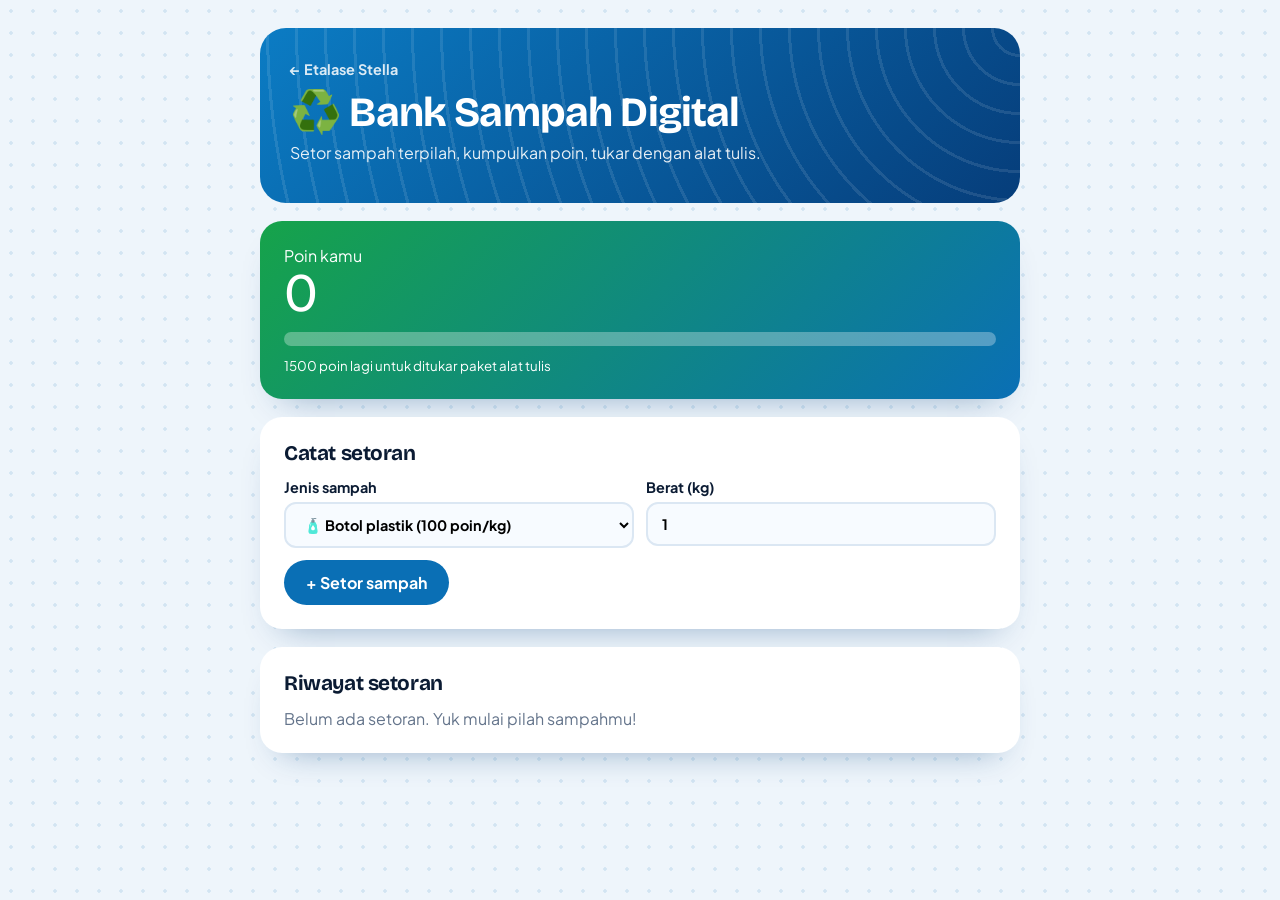
<file: demo/bank-sampah/index.html>
<!DOCTYPE html><html lang="id"><head><meta charset="UTF-8"><meta name="viewport" content="width=device-width,initial-scale=1"><title>Bank Sampah Digital</title><link href="https://fonts.googleapis.com/css2?family=Bricolage+Grotesque:wght@700;800&family=Plus+Jakarta+Sans:wght@400;600;700;800&display=swap" rel="stylesheet"><link rel="stylesheet" href="../demo.css">
<style>.poin{background:linear-gradient(135deg,#16a34a,#0a6fb5);color:#fff}.poin .num{font-size:3.4rem;line-height:1}.poin .bar{background:rgba(255,255,255,.3);margin:12px 0 8px}.poin .bar i{background:#fff}.ic{width:42px;height:42px;border-radius:12px;display:grid;place-items:center;font-size:1.3rem;background:#e9f3fb}</style></head>
<body><div class="wrap">
<div class="top"><a class="back" href="/etalase-digital-stella/">← Etalase Stella</a><h1>♻️ Bank Sampah Digital</h1><p>Setor sampah terpilah, kumpulkan poin, tukar dengan alat tulis.</p></div>
<div class="card poin"><div>Poin kamu</div><div class="num" id="total">0</div><div class="bar"><i id="prog" style="width:0"></i></div><small id="info"></small></div>
<div class="card"><h2>Catat setoran</h2>
<div class="row"><label>Jenis sampah<select id="jenis">
<option value="plastik">🧴 Botol plastik (100 poin/kg)</option><option value="kardus">📦 Kardus (50 poin/kg)</option>
<option value="kaleng">🥫 Kaleng (120 poin/kg)</option><option value="kertas">📰 Kertas bekas (25 poin/kg)</option></select></label>
<label>Berat (kg)<input id="berat" type="number" min="0.5" step="0.5" value="1"></label></div>
<button class="btn" id="setor">+ Setor sampah</button></div>
<div class="card"><h2>Riwayat setoran</h2><ul class="list" id="riwayat"></ul><p class="muted" id="kosong">Belum ada setoran. Yuk mulai pilah sampahmu!</p></div>
</div>
<script>
const HARGA={plastik:[100,'🧴','Botol plastik'],kardus:[50,'📦','Kardus'],kaleng:[120,'🥫','Kaleng'],kertas:[25,'📰','Kertas bekas']};
const TARGET=1500;let data=[];
try{data=JSON.parse(localStorage.getItem('bankSampah')||'[]')}catch(e){}
function simpan(){try{localStorage.setItem('bankSampah',JSON.stringify(data))}catch(e){}}
function tampil(){
  const total=data.reduce((s,d)=>s+d.poin,0);
  document.getElementById('total').textContent=total.toLocaleString('id-ID');
  document.getElementById('prog').style.width=Math.min(100,total/TARGET*100)+'%';
  document.getElementById('info').textContent=total>=TARGET?'🎉 Poin cukup! Tukar dengan paket alat tulis.':(TARGET-total)+' poin lagi untuk ditukar paket alat tulis';
  const ul=document.getElementById('riwayat');
  ul.innerHTML=data.slice().reverse().map(d=>'<li><span class="ic">'+HARGA[d.jenis][1]+'</span><b>'+HARGA[d.jenis][2]+'<br><small class="muted">'+d.berat+' kg · '+d.tgl+'</small></b><span class="tag">+'+d.poin+'</span></li>').join('');
  document.getElementById('kosong').style.display=data.length?'none':'block';
}
document.getElementById('setor').onclick=()=>{
  const jenis=document.getElementById('jenis').value,berat=parseFloat(document.getElementById('berat').value)||0;
  if(berat<=0)return alert('Isi berat sampah dulu ya.');
  data.push({jenis,berat,poin:Math.round(berat*HARGA[jenis][0]),tgl:new Date().toLocaleDateString('id-ID',{weekday:'long'})});
  simpan();tampil();
};
tampil();
</script></body></html>
</file>
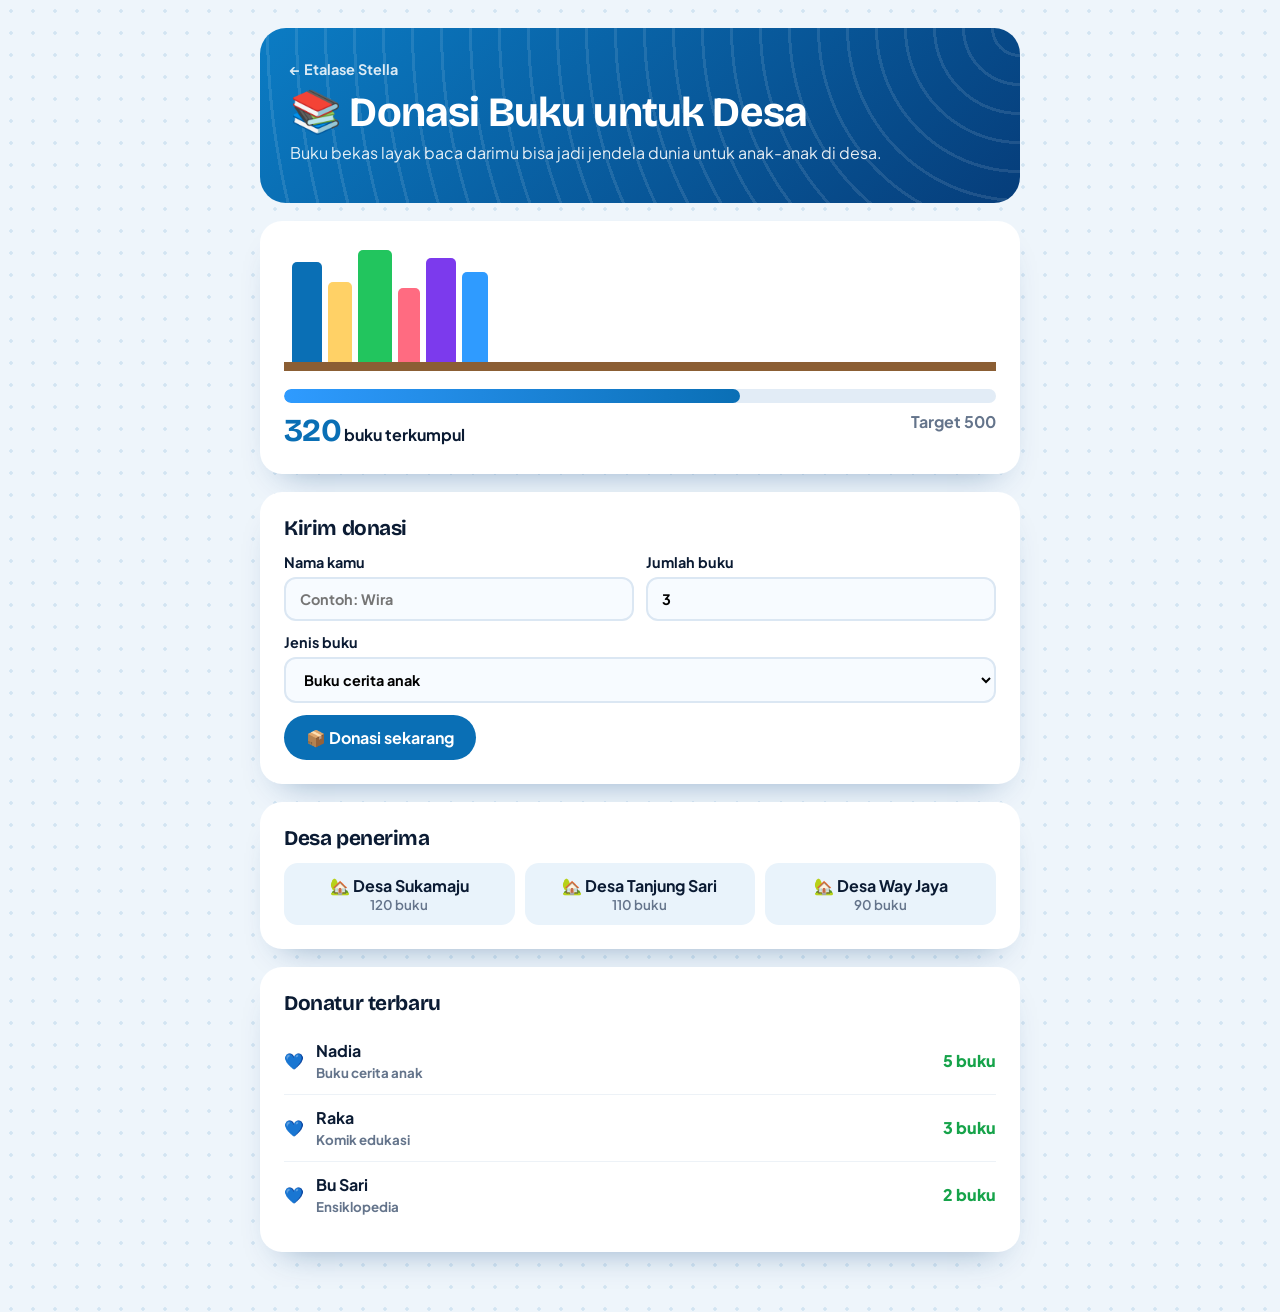
<file: demo/donasi-buku/index.html>
<!DOCTYPE html><html lang="id"><head><meta charset="UTF-8"><meta name="viewport" content="width=device-width,initial-scale=1"><title>Donasi Buku untuk Desa</title><link href="https://fonts.googleapis.com/css2?family=Bricolage+Grotesque:wght@700;800&family=Plus+Jakarta+Sans:wght@400;600;700;800&display=swap" rel="stylesheet"><link rel="stylesheet" href="../demo.css">
<style>.shelf{display:flex;align-items:flex-end;gap:6px;height:120px;border-bottom:9px solid #8b5e34;padding:0 8px;margin:6px 0 18px}.shelf i{display:block;border-radius:5px 5px 0 0}
.stat{display:flex;justify-content:space-between;font-weight:700;margin-top:8px}.stat .num{font-size:2rem;color:#0a6fb5}
.desa{display:grid;grid-template-columns:repeat(3,1fr);gap:10px;margin-top:6px}.desa div{background:#e9f3fb;border-radius:14px;padding:12px;text-align:center;font-weight:700}.desa small{display:block;color:#64748b;font-weight:600}
.ok{display:none;background:#f0fdf4;border:2px solid #22c55e;border-radius:14px;padding:12px 16px;margin-top:12px;font-weight:700;color:#166534}</style></head>
<body><div class="wrap">
<div class="top"><a class="back" href="/etalase-digital-stella/">← Etalase Stella</a><h1>📚 Donasi Buku untuk Desa</h1><p>Buku bekas layak baca darimu bisa jadi jendela dunia untuk anak-anak di desa.</p></div>
<div class="card"><div class="shelf"><i style="width:30px;height:100px;background:#0a6fb5"></i><i style="width:24px;height:80px;background:#ffd166"></i><i style="width:34px;height:112px;background:#22c55e"></i><i style="width:22px;height:74px;background:#ff6b81"></i><i style="width:30px;height:104px;background:#7c3aed"></i><i style="width:26px;height:90px;background:#2f9bff"></i></div>
<div class="bar"><i id="prog"></i></div><div class="stat"><span><span class="num" id="jumlah">320</span> buku terkumpul</span><span class="muted">Target 500</span></div></div>
<div class="card"><h2>Kirim donasi</h2>
<div class="row"><label>Nama kamu<input id="nama" placeholder="Contoh: Wira"></label><label>Jumlah buku<input id="qty" type="number" min="1" value="3"></label></div>
<label>Jenis buku<select id="jenis"><option>Buku cerita anak</option><option>Buku pelajaran</option><option>Ensiklopedia</option><option>Komik edukasi</option><option>Novel remaja</option></select></label>
<button class="btn" id="kirim">📦 Donasi sekarang</button><div class="ok" id="ok"></div></div>
<div class="card"><h2>Desa penerima</h2><div class="desa"><div>🏡 Desa Sukamaju<small>120 buku</small></div><div>🏡 Desa Tanjung Sari<small>110 buku</small></div><div>🏡 Desa Way Jaya<small>90 buku</small></div></div></div>
<div class="card"><h2>Donatur terbaru</h2><ul class="list" id="donatur"></ul></div>
</div>
<script>
let jumlah=320;const TARGET=500;let donatur=[['Nadia','Buku cerita anak',5],['Raka','Komik edukasi',3],['Bu Sari','Ensiklopedia',2]];
function tampil(){
  document.getElementById('jumlah').textContent=jumlah;
  document.getElementById('prog').style.width=Math.min(100,jumlah/TARGET*100)+'%';
  document.getElementById('donatur').innerHTML=donatur.map(d=>'<li><span>💙</span><b>'+d[0]+'<br><small class="muted">'+d[1]+'</small></b><span class="tag">'+d[2]+' buku</span></li>').join('');
}
document.getElementById('kirim').onclick=()=>{
  const nama=document.getElementById('nama').value.trim(),qty=parseInt(document.getElementById('qty').value)||0,jenis=document.getElementById('jenis').value;
  if(!nama||qty<1)return alert('Isi nama dan jumlah buku dulu ya.');
  jumlah+=qty;donatur.unshift([nama,jenis,qty]);donatur=donatur.slice(0,6);tampil();
  const ok=document.getElementById('ok');ok.style.display='block';ok.textContent='Terima kasih, '+nama+'! '+qty+' buku kamu akan sampai ke perpustakaan desa.';
};
tampil();
</script></body></html>
</file>
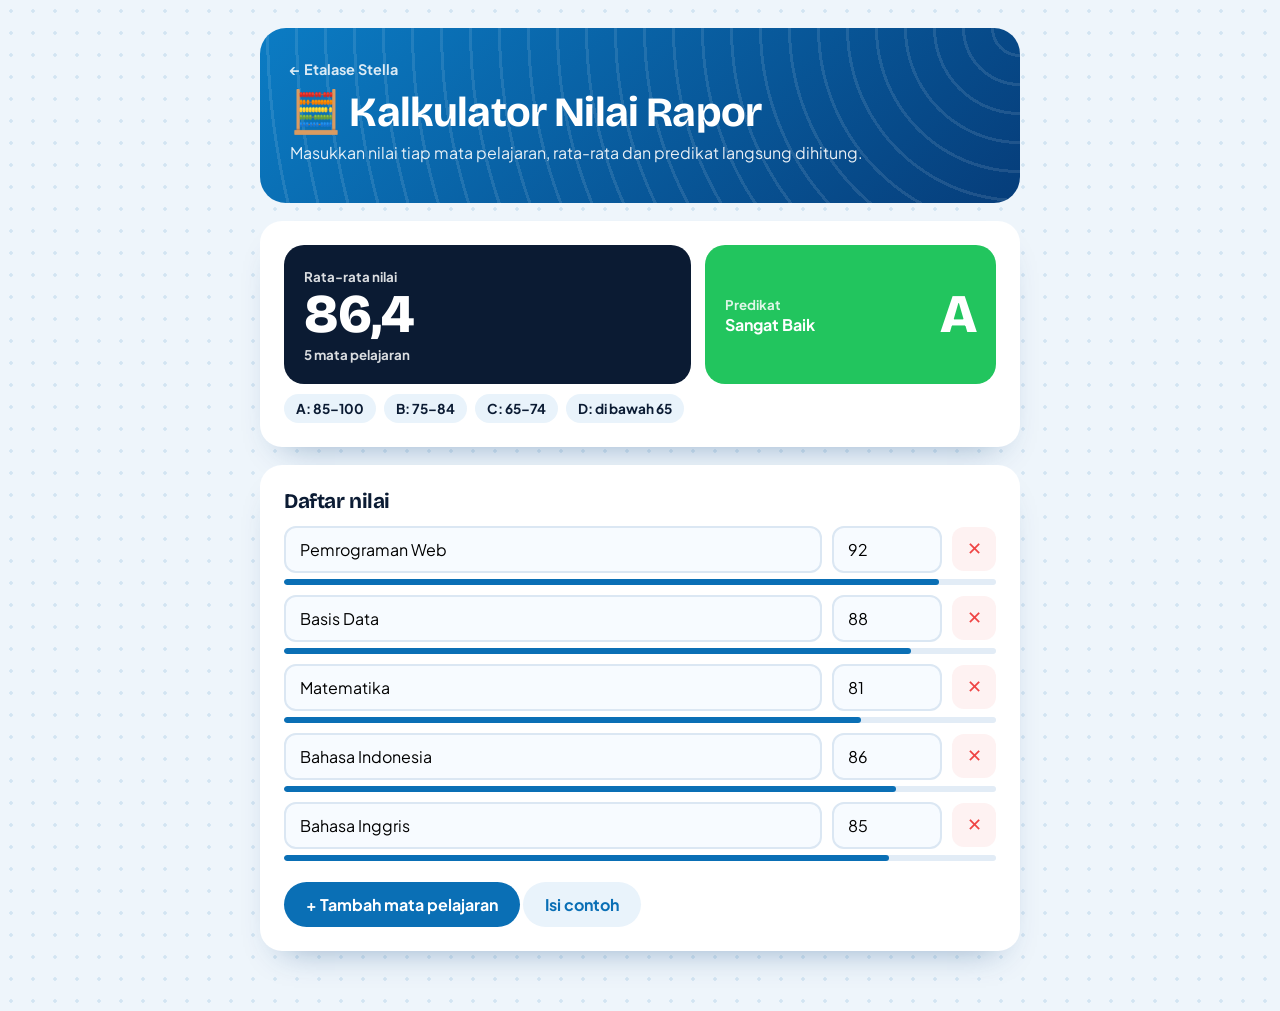
<file: demo/kalkulator-rapor/index.html>
<!DOCTYPE html><html lang="id"><head><meta charset="UTF-8"><meta name="viewport" content="width=device-width,initial-scale=1"><title>Kalkulator Nilai Rapor</title>
<link href="https://fonts.googleapis.com/css2?family=Bricolage+Grotesque:wght@700;800&family=Plus+Jakarta+Sans:wght@400;600;700;800&display=swap" rel="stylesheet"><link rel="stylesheet" href="../demo.css">
<style>
.hasil{display:grid;grid-template-columns:1.4fr 1fr;gap:14px}
.box{border-radius:20px;padding:20px;color:#fff}
.box small{opacity:.85;font-weight:700}.box .num{font-family:'Bricolage Grotesque',system-ui,sans-serif;font-weight:800;font-size:3.4rem;line-height:1.05}
.rata{background:#0b1b33}.pred{background:#22c55e;display:flex;justify-content:space-between;align-items:center}
.pred.B{background:#0a6fb5}.pred.C{background:#f59e0b}.pred.D{background:#ef4444}
.mapel{display:grid;grid-template-columns:1fr 110px 44px;gap:10px;align-items:center;margin-top:10px}
.mapel input{margin:0}.hapus{border:none;background:#fef2f2;color:#ef4444;border-radius:12px;height:44px;font-size:1.1rem;cursor:pointer}
.mbar{grid-column:1/-1;height:6px;border-radius:9px;background:#e2ecf6;overflow:hidden;margin-top:-4px}.mbar i{display:block;height:100%;background:#0a6fb5;border-radius:9px}
.aturan{display:flex;gap:8px;flex-wrap:wrap;margin-top:10px}.aturan span{background:#e9f3fb;border-radius:99px;padding:6px 12px;font-weight:700;font-size:.85rem}
@media(max-width:560px){.hasil{grid-template-columns:1fr}}
</style></head>
<body><div class="wrap">
<div class="top"><a class="back" href="/etalase-digital-stella/">← Etalase Stella</a><h1>🧮 Kalkulator Nilai Rapor</h1><p>Masukkan nilai tiap mata pelajaran, rata-rata dan predikat langsung dihitung.</p></div>
<div class="card hasil-wrap"><div class="hasil">
<div class="box rata"><small>Rata-rata nilai</small><div class="num" id="rata">0</div><small id="jml">0 mata pelajaran</small></div>
<div class="box pred" id="predBox"><div><small>Predikat</small><div style="font-weight:700" id="ket">-</div></div><div class="num" id="pred">-</div></div>
</div>
<div class="aturan"><span>A: 85–100</span><span>B: 75–84</span><span>C: 65–74</span><span>D: di bawah 65</span></div></div>
<div class="card"><h2>Daftar nilai</h2><div id="list"></div><br>
<button class="btn" id="tambah">+ Tambah mata pelajaran</button> <button class="btn alt" id="contoh">Isi contoh</button></div>
</div>
<script>
let data=[['Pemrograman Web',92],['Basis Data',88],['Matematika',81],['Bahasa Indonesia',86],['Bahasa Inggris',85]];
function predikat(n){return n>=85?['A','Sangat Baik']:n>=75?['B','Baik']:n>=65?['C','Cukup']:['D','Perlu Bimbingan']}
function hitung(){
  const valid=data.filter(d=>d[1]!==''&&!isNaN(d[1]));
  const rata=valid.length?valid.reduce((s,d)=>s+Number(d[1]),0)/valid.length:0;
  document.getElementById('rata').textContent=valid.length?rata.toLocaleString('id-ID',{maximumFractionDigits:1}):'0';
  document.getElementById('jml').textContent=valid.length+' mata pelajaran';
  const [p,k]=valid.length?predikat(rata):['-','-'];
  document.getElementById('pred').textContent=p;document.getElementById('ket').textContent=k;
  document.getElementById('predBox').className='box pred '+p;
  document.querySelectorAll('.mbar i').forEach((b,i)=>b.style.width=Math.max(0,Math.min(100,Number(data[i][1])||0))+'%');
}
function tampil(){
  document.getElementById('list').innerHTML=data.map((d,i)=>'<div class="mapel"><input placeholder="Nama mapel" value="'+d[0].replace(/"/g,'&quot;')+'" data-i="'+i+'" data-f="0"><input type="number" min="0" max="100" placeholder="Nilai" value="'+d[1]+'" data-i="'+i+'" data-f="1"><button class="hapus" data-i="'+i+'" title="Hapus">✕</button><div class="mbar"><i></i></div></div>').join('');
  document.querySelectorAll('#list input').forEach(inp=>inp.oninput=()=>{let v=inp.value;if(inp.dataset.f==='1'){v=v===''?'':Math.max(0,Math.min(100,Number(v)))}data[inp.dataset.i][inp.dataset.f]=v;hitung()});
  document.querySelectorAll('.hapus').forEach(b=>b.onclick=()=>{data.splice(b.dataset.i,1);tampil()});
  hitung();
}
document.getElementById('tambah').onclick=()=>{data.push(['','']);tampil()};
document.getElementById('contoh').onclick=()=>{data=[['Pemrograman Web',92],['Basis Data',88],['Matematika',81],['Bahasa Indonesia',86],['Bahasa Inggris',85]];tampil()};
tampil();
</script></body></html>
</file>
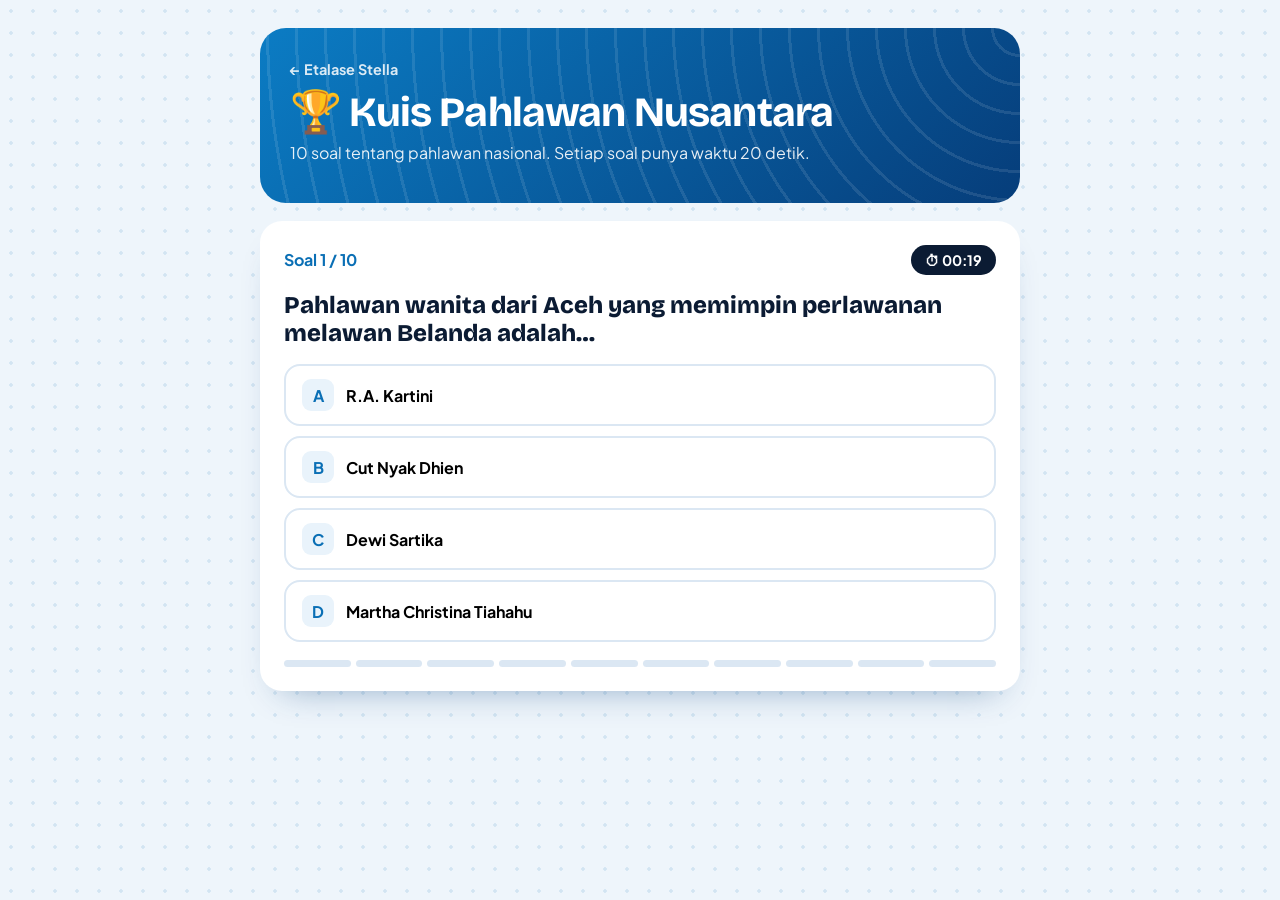
<file: demo/kuis-pahlawan/index.html>
<!DOCTYPE html><html lang="id"><head><meta charset="UTF-8"><meta name="viewport" content="width=device-width,initial-scale=1"><title>Kuis Pahlawan Nusantara</title><link href="https://fonts.googleapis.com/css2?family=Bricolage+Grotesque:wght@700;800&family=Plus+Jakarta+Sans:wght@400;600;700;800&display=swap" rel="stylesheet"><link rel="stylesheet" href="../demo.css">
<style>.hd{display:flex;justify-content:space-between;align-items:center;font-weight:700;color:#0a6fb5}.timer{background:#0b1b33;color:#fff;border-radius:99px;padding:6px 14px;font-size:.9rem}
.q{font-family:'Bricolage Grotesque','Plus Jakarta Sans',system-ui,sans-serif;font-weight:800;font-size:1.5rem;line-height:1.2;margin:16px 0}
.op{display:flex;align-items:center;gap:12px;width:100%;text-align:left;border:2.5px solid #dbe7f3;background:#fff;border-radius:16px;padding:13px 16px;margin-top:10px;font:inherit;font-weight:700;cursor:pointer}
.op:hover{border-color:#2f9bff}.op:disabled{color:#0b1b33;cursor:default}.op b{width:32px;height:32px;border-radius:9px;background:#e9f3fb;color:#0a6fb5;display:grid;place-items:center;flex-shrink:0}
.op.ok{border-color:#22c55e;background:#f0fdf4}.op.ok b{background:#22c55e;color:#fff}.op.no{border-color:#f87171;background:#fef2f2}.op.no b{background:#f87171;color:#fff}
.ket{margin-top:14px;padding:12px 16px;border-radius:14px;background:#e9f3fb;display:none}.prog{display:flex;gap:5px;margin-top:18px}.prog i{flex:1;height:7px;border-radius:9px;background:#dbe7f3}.prog i.d{background:#0a6fb5}
.hasil{text-align:center}.hasil .num{font-size:4rem;color:#0a6fb5}.bintang{font-size:2.2rem}</style></head>
<body><div class="wrap">
<div class="top"><a class="back" href="/etalase-digital-stella/">← Etalase Stella</a><h1>🏆 Kuis Pahlawan Nusantara</h1><p>10 soal tentang pahlawan nasional. Setiap soal punya waktu 20 detik.</p></div>
<div class="card" id="kuis"></div></div>
<script>
const SOAL=[
['Pahlawan wanita dari Aceh yang memimpin perlawanan melawan Belanda adalah…',['R.A. Kartini','Cut Nyak Dhien','Dewi Sartika','Martha Christina Tiahahu'],1,'Cut Nyak Dhien memimpin perlawanan rakyat Aceh setelah suaminya, Teuku Umar, gugur.'],
['Tokoh emansipasi wanita dari Jepara yang terkenal dengan surat-suratnya adalah…',['R.A. Kartini','Cut Nyak Meutia','Nyi Ageng Serang','Dewi Sartika'],0,'Surat-surat Kartini dibukukan dengan judul "Habis Gelap Terbitlah Terang".'],
['Siapa yang membacakan teks Proklamasi bersama Mohammad Hatta pada 17 Agustus 1945?',['Sutan Sjahrir','Soekarno','Ahmad Soebardjo','Sayuti Melik'],1,'Soekarno dan Mohammad Hatta dikenal sebagai Dwitunggal Proklamator.'],
['Perang Jawa (1825–1830) dipimpin oleh…',['Pangeran Diponegoro','Sultan Hasanuddin','Tuanku Imam Bonjol','Pattimura'],0,'Pangeran Diponegoro memimpin Perang Jawa melawan Belanda selama lima tahun.'],
['Tokoh yang dikenal sebagai Bapak Pendidikan Nasional dan pendiri Taman Siswa adalah…',['K.H. Ahmad Dahlan','Ki Hajar Dewantara','Dr. Soetomo','Mohammad Yamin'],1,'Tanggal lahir Ki Hajar Dewantara, 2 Mei, diperingati sebagai Hari Pendidikan Nasional.'],
['Perang Padri di Sumatra Barat dipimpin oleh…',['Teuku Umar','Tuanku Imam Bonjol','Sisingamangaraja XII','Sultan Agung'],1,'Tuanku Imam Bonjol adalah tokoh utama Perang Padri.'],
['Kapitan Pattimura memimpin perlawanan rakyat di daerah…',['Maluku','Sulawesi Selatan','Bali','Kalimantan'],0,'Pattimura memimpin perlawanan di Saparua, Maluku, pada tahun 1817.'],
['Panglima Besar TNI pertama yang terkenal dengan perang gerilyanya adalah…',['A.H. Nasution','Jenderal Sudirman','Gatot Soebroto','Ahmad Yani'],1,'Jenderal Sudirman tetap memimpin perang gerilya meski dalam keadaan sakit.'],
['Pahlawan wanita muda dari Maluku yang ikut berperang bersama Pattimura adalah…',['Martha Christina Tiahahu','Cut Nyak Dhien','Fatmawati','Maria Walanda Maramis'],0,'Martha Christina Tiahahu ikut berperang saat masih remaja.'],
['Pendiri organisasi Muhammadiyah adalah…',['K.H. Hasyim Asy\'ari','K.H. Ahmad Dahlan','H.O.S. Tjokroaminoto','K.H. Agus Salim'],1,'K.H. Ahmad Dahlan mendirikan Muhammadiyah di Yogyakarta pada tahun 1912.']];
let i=0,skor=0,sisa=20,tik=null;const el=document.getElementById('kuis');
function soal(){
  clearInterval(tik);sisa=20;const [q,ops,,]=SOAL[i];
  el.innerHTML='<div class="hd"><span>Soal '+(i+1)+' / '+SOAL.length+'</span><span class="timer" id="t">⏱ 00:20</span></div><div class="q">'+q+'</div>'+
  ops.map((o,k)=>'<button class="op" data-k="'+k+'"><b>'+'ABCD'[k]+'</b>'+o+'</button>').join('')+
  '<div class="ket" id="ket"></div><div class="prog">'+SOAL.map((_,k)=>'<i class="'+(k<i?'d':'')+'"></i>').join('')+'</div>';
  el.querySelectorAll('.op').forEach(b=>b.onclick=()=>jawab(+b.dataset.k));
  tik=setInterval(()=>{sisa--;document.getElementById('t').textContent='⏱ 00:'+String(sisa).padStart(2,'0');if(sisa<=0)jawab(-1)},1000);
}
function jawab(k){
  clearInterval(tik);const benar=SOAL[i][2];
  el.querySelectorAll('.op').forEach(b=>{b.disabled=true;const n=+b.dataset.k;if(n===benar)b.classList.add('ok');else if(n===k)b.classList.add('no')});
  if(k===benar)skor+=10;
  const ket=document.getElementById('ket');ket.style.display='block';
  ket.innerHTML=(k===benar?'✅ Benar! ':k<0?'⏰ Waktu habis. ':'❌ Kurang tepat. ')+SOAL[i][3]+'<br><br><button class="btn" id="lanjut">'+(i<SOAL.length-1?'Soal berikutnya':'Lihat hasil')+'</button>';
  document.getElementById('lanjut').onclick=()=>{i++;i<SOAL.length?soal():hasil()};
}
function hasil(){
  const b=skor>=80?'⭐⭐⭐':skor>=50?'⭐⭐☆':'⭐☆☆';
  el.innerHTML='<div class="hasil"><div class="bintang">'+b+'</div><div class="num">'+skor+'</div><p class="muted">'+(skor>=80?'Luar biasa! Kamu kenal banyak pahlawan.':skor>=50?'Bagus! Ayo belajar sedikit lagi.':'Tetap semangat, coba lagi ya!')+'</p><br><button class="btn" onclick="i=0;skor=0;soal()">Main lagi</button></div>';
}
soal();
</script></body></html>
</file>
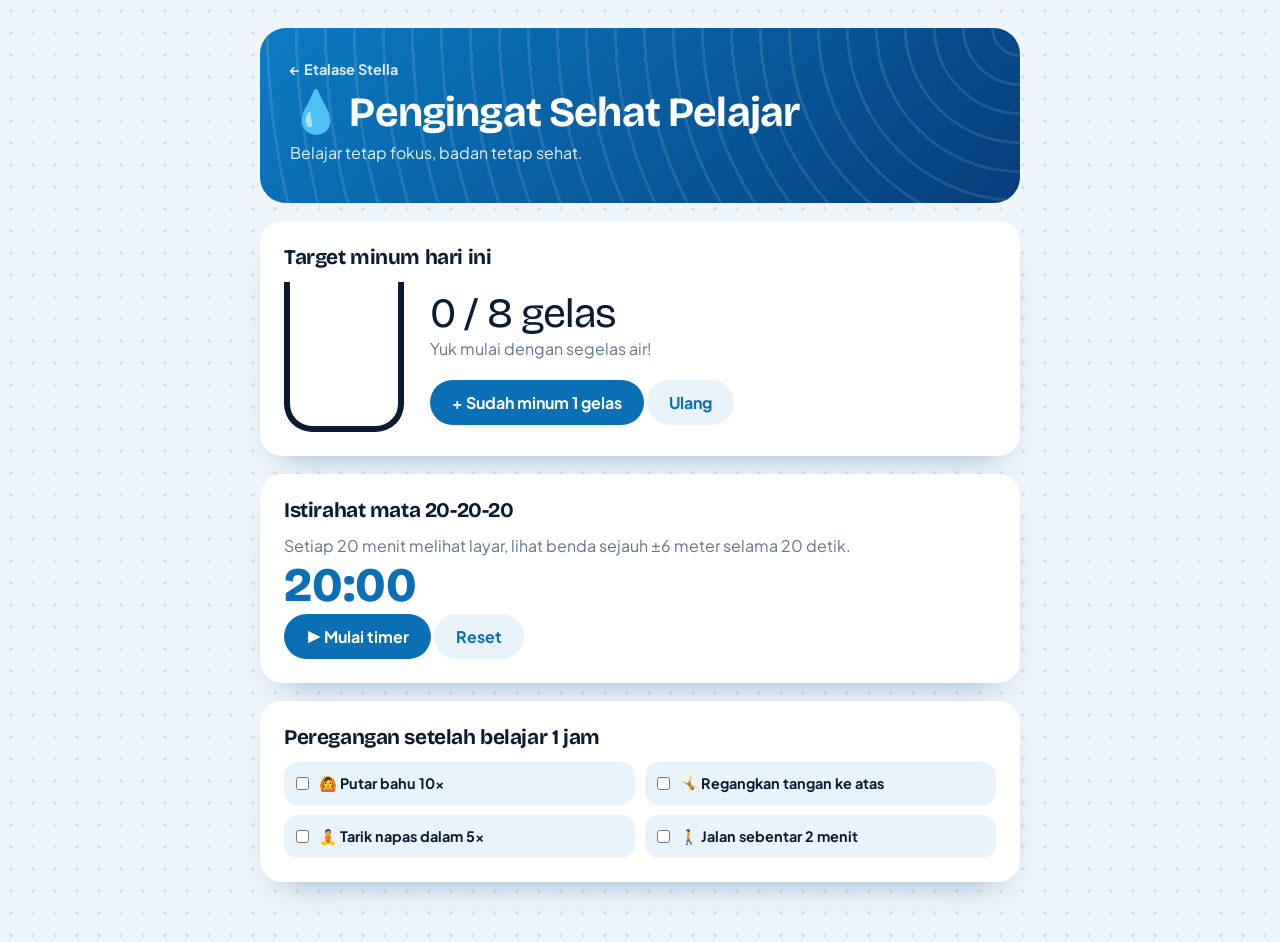
<file: demo/pengingat-sehat/index.html>
<!DOCTYPE html><html lang="id"><head><meta charset="UTF-8"><meta name="viewport" content="width=device-width,initial-scale=1"><title>Pengingat Sehat Pelajar</title><link href="https://fonts.googleapis.com/css2?family=Bricolage+Grotesque:wght@700;800&family=Plus+Jakarta+Sans:wght@400;600;700;800&display=swap" rel="stylesheet"><link rel="stylesheet" href="../demo.css">
<style>.air{display:flex;align-items:center;gap:26px;flex-wrap:wrap}
.glass{width:120px;height:150px;border:6px solid #0b1b33;border-top:none;border-radius:0 0 28px 28px;position:relative;overflow:hidden;flex-shrink:0}
.glass i{position:absolute;left:0;right:0;bottom:0;background:linear-gradient(180deg,#7dd3fc,#0a6fb5);transition:height .5s}
.air .num{font-size:2.6rem}.tm{font-family:'Bricolage Grotesque',system-ui,sans-serif;font-weight:800;font-size:3rem;color:#0a6fb5}
.gerak{display:grid;grid-template-columns:repeat(2,1fr);gap:10px}.gerak label{display:flex;align-items:center;gap:10px;background:#e9f3fb;border-radius:14px;padding:12px;margin:0;cursor:pointer}
.gerak input{width:auto;margin:0;accent-color:#0a6fb5}.pesan{display:none;margin-top:12px;background:#fff7e6;border:2px solid #ffd166;border-radius:14px;padding:12px 16px;font-weight:700}</style></head>
<body><div class="wrap">
<div class="top"><a class="back" href="/etalase-digital-stella/">← Etalase Stella</a><h1>💧 Pengingat Sehat Pelajar</h1><p>Belajar tetap fokus, badan tetap sehat.</p></div>
<div class="card"><h2>Target minum hari ini</h2><div class="air"><div class="glass"><i id="isi" style="height:0"></i></div>
<div><div class="num" id="gelas">0 / 8 gelas</div><p class="muted" id="semangat">Yuk mulai dengan segelas air!</p><br>
<button class="btn" id="minum">+ Sudah minum 1 gelas</button> <button class="btn alt" id="ulang">Ulang</button></div></div></div>
<div class="card"><h2>Istirahat mata 20-20-20</h2><p class="muted">Setiap 20 menit melihat layar, lihat benda sejauh ±6 meter selama 20 detik.</p>
<div class="tm" id="timer">20:00</div><button class="btn" id="mulai">▶ Mulai timer</button> <button class="btn alt" id="reset">Reset</button>
<div class="pesan" id="pesan">👀 Waktunya istirahat mata! Lihat ke kejauhan selama 20 detik.</div></div>
<div class="card"><h2>Peregangan setelah belajar 1 jam</h2><div class="gerak">
<label><input type="checkbox"> 🙆 Putar bahu 10×</label><label><input type="checkbox"> 🤸 Regangkan tangan ke atas</label>
<label><input type="checkbox"> 🧘 Tarik napas dalam 5×</label><label><input type="checkbox"> 🚶 Jalan sebentar 2 menit</label></div></div>
</div>
<script>
let gelas=0;const pesan=['Yuk mulai dengan segelas air!','Awal yang bagus!','Terus lanjut!','Mantap, sudah sepertiga!','Setengah jalan!','Kamu hebat!','Sedikit lagi!','Satu gelas terakhir!','🎉 Target tercapai, tubuhmu berterima kasih!'];
function air(){document.getElementById('gelas').textContent=gelas+' / 8 gelas';document.getElementById('isi').style.height=(gelas/8*100)+'%';document.getElementById('semangat').textContent=pesan[gelas]}
document.getElementById('minum').onclick=()=>{if(gelas<8){gelas++;air()}};
document.getElementById('ulang').onclick=()=>{gelas=0;air()};
let detik=1200,jalan=null;
function tm(){document.getElementById('timer').textContent=String(Math.floor(detik/60)).padStart(2,'0')+':'+String(detik%60).padStart(2,'0')}
document.getElementById('mulai').onclick=()=>{if(jalan)return;document.getElementById('pesan').style.display='none';
  jalan=setInterval(()=>{detik--;tm();if(detik<=0){clearInterval(jalan);jalan=null;detik=1200;tm();document.getElementById('pesan').style.display='block'}},1000)};
document.getElementById('reset').onclick=()=>{clearInterval(jalan);jalan=null;detik=1200;tm();document.getElementById('pesan').style.display='none'};
air();tm();
</script></body></html>
</file>
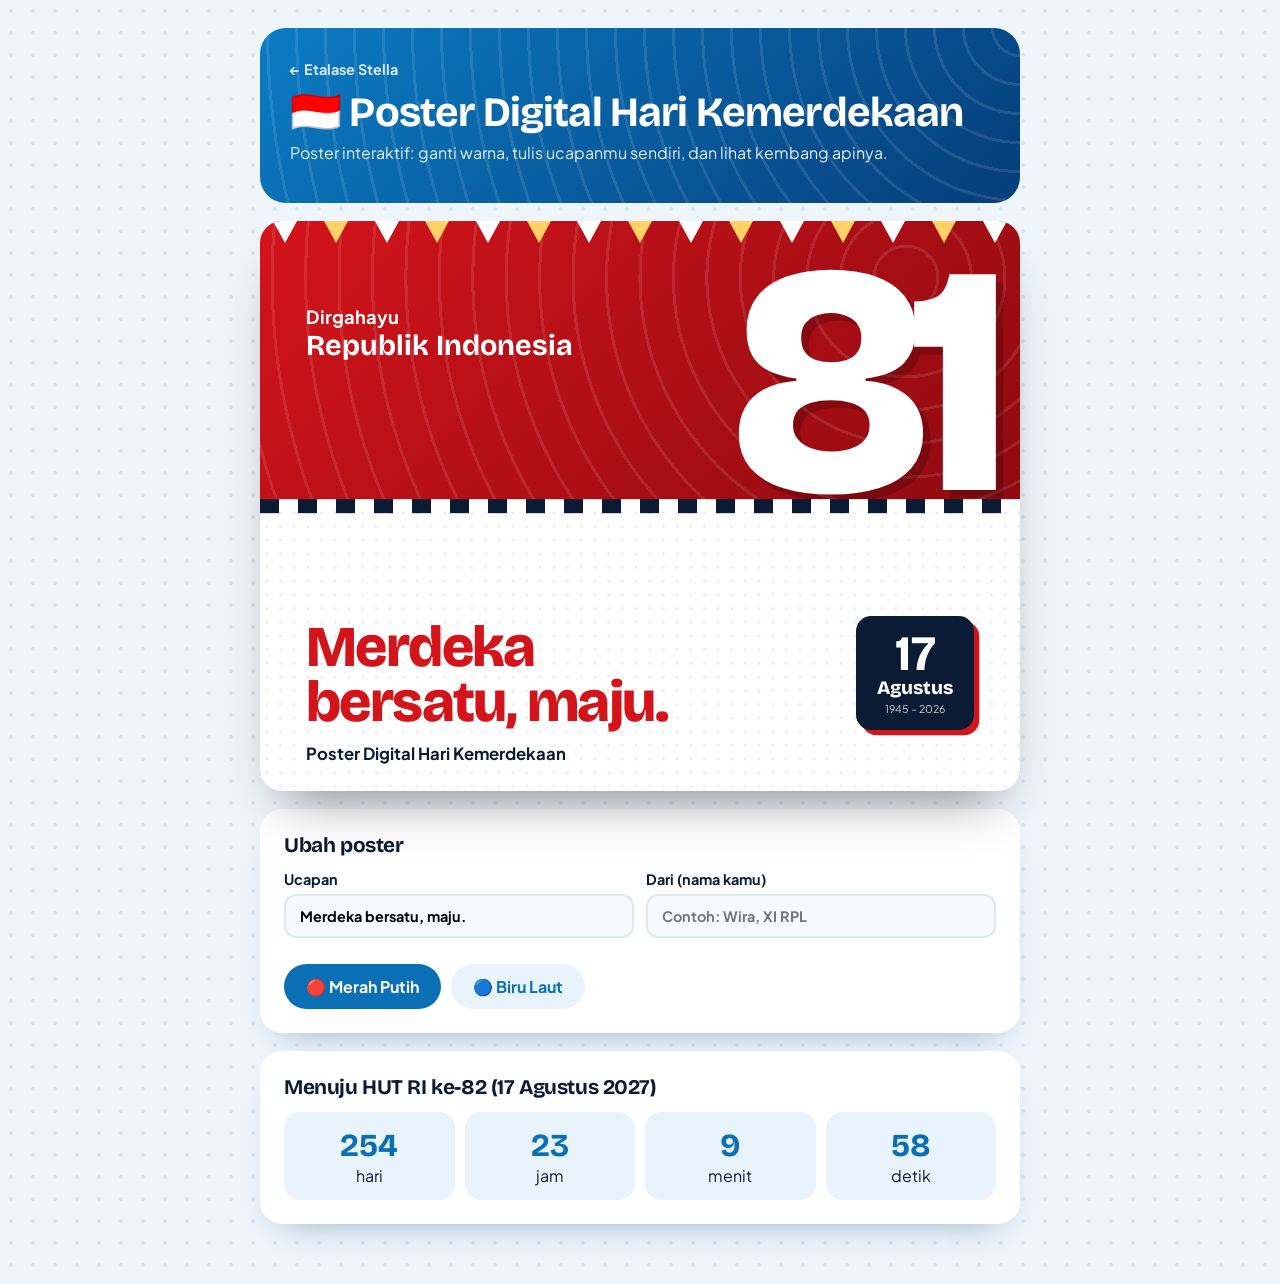
<file: demo/poster-kemerdekaan/index.html>
<!DOCTYPE html><html lang="id"><head><meta charset="UTF-8"><meta name="viewport" content="width=device-width,initial-scale=1"><title>Poster Digital Hari Kemerdekaan</title>
<link href="https://fonts.googleapis.com/css2?family=Bricolage+Grotesque:wght@700;800&family=Plus+Jakarta+Sans:wght@400;600;700;800&display=swap" rel="stylesheet"><link rel="stylesheet" href="../demo.css">
<style>
.poster{--w:#d4141b;--w2:#8e0a10;position:relative;aspect-ratio:4/3;border-radius:22px;overflow:hidden;background:#fff;box-shadow:0 30px 50px -24px rgba(0,0,0,.45);margin-top:18px;container-type:inline-size}
.poster.biru{--w:#0a6fb5;--w2:#063d7a}
.atas{position:absolute;inset:0 0 50% 0;background:linear-gradient(135deg,var(--w),var(--w2));overflow:hidden}
.atas::before{content:"";position:absolute;inset:0;background:repeating-radial-gradient(circle at 85% 20%,transparent 0 4cqw,rgba(255,255,255,.1) 4cqw 4.4cqw)}
.bunting{position:absolute;left:0;right:0;top:0;height:6cqw;display:flex;justify-content:space-around}
.bunting i{width:0;height:0;border-left:1.6cqw solid transparent;border-right:1.6cqw solid transparent;border-top:3cqw solid #fff;animation:kibar 1.6s ease-in-out infinite alternate;transform-origin:top}
.bunting i:nth-child(even){border-top-color:#ffd166;animation-delay:-.8s}
@keyframes kibar{from{transform:rotate(-8deg)}to{transform:rotate(8deg)}}
.judul{position:absolute;left:6cqw;top:11cqw;color:#fff;font-weight:700;font-size:2.4cqw}.judul b{display:block;font-family:'Bricolage Grotesque',system-ui,sans-serif;font-size:3.8cqw}
.angka{position:absolute;right:4cqw;top:3cqw;font-family:'Bricolage Grotesque',system-ui,sans-serif;font-weight:800;font-size:43cqw;line-height:.85;color:#fff;letter-spacing:-2.5cqw;text-shadow:1cqw 1cqw 0 rgba(0,0,0,.2)}
.fw{position:absolute;width:16cqw;height:16cqw;border-radius:50%;background:repeating-conic-gradient(var(--c) 0 4deg,transparent 4deg 22deg);-webkit-mask:radial-gradient(circle,transparent 18%,#000 20%,#000 60%,transparent 62%);mask:radial-gradient(circle,transparent 18%,#000 20%,#000 60%,transparent 62%);animation:meledak 2.4s ease-out infinite;opacity:0}
@keyframes meledak{0%{transform:scale(.1);opacity:0}15%{opacity:1}70%{transform:scale(1);opacity:.9}100%{transform:scale(1.15);opacity:0}}
.pita{position:absolute;left:0;right:0;top:50%;height:1.8cqw;transform:translateY(-50%);background:repeating-linear-gradient(90deg,#0b1b33 0 2.5cqw,#fff 2.5cqw 5cqw)}
.bawah{position:absolute;inset:50% 0 0 0;background:radial-gradient(rgba(0,0,0,.08) .18cqw,transparent .22cqw) 0 0/1.8cqw 1.8cqw}
.slogan{position:absolute;left:6cqw;bottom:8cqw;color:var(--w);font-family:'Bricolage Grotesque',system-ui,sans-serif;font-weight:800;font-size:7.6cqw;line-height:.95;letter-spacing:-.2cqw}
.dari{position:absolute;left:6cqw;bottom:3.5cqw;font-weight:700;font-size:2.2cqw;color:#0b1b33}
.tgl{position:absolute;right:6cqw;bottom:8cqw;background:#0b1b33;color:#fff;border-radius:2cqw;padding:2cqw 2.8cqw;text-align:center;box-shadow:.7cqw .7cqw 0 var(--w)}
.tgl b{display:block;font-family:'Bricolage Grotesque',system-ui,sans-serif;font-size:6.5cqw;line-height:.9}.tgl span{font-family:'Bricolage Grotesque',system-ui,sans-serif;font-weight:800;font-size:2.5cqw}.tgl small{display:block;font-size:1.4cqw;opacity:.8;margin-top:.4cqw}
.pilih{display:flex;gap:10px;flex-wrap:wrap;margin-top:14px}
.hitung{display:grid;grid-template-columns:repeat(4,1fr);gap:10px;text-align:center}
.hitung div{background:#e9f3fb;border-radius:16px;padding:14px 6px}.hitung b{display:block;font-family:'Bricolage Grotesque',system-ui,sans-serif;font-size:2rem;color:#0a6fb5}
</style></head>
<body><div class="wrap">
<div class="top"><a class="back" href="/etalase-digital-stella/">← Etalase Stella</a><h1>🇮🇩 Poster Digital Hari Kemerdekaan</h1><p>Poster interaktif: ganti warna, tulis ucapanmu sendiri, dan lihat kembang apinya.</p></div>
<div class="poster" id="poster">
 <div class="atas"><div class="bunting"><i></i><i></i><i></i><i></i><i></i><i></i><i></i><i></i><i></i><i></i><i></i><i></i><i></i><i></i><i></i></div>
  <div class="fw" style="--c:#ffd166;left:36cqw;top:16cqw"></div><div class="fw" style="--c:#fff;left:18cqw;top:24cqw;width:11cqw;height:11cqw;animation-delay:.8s"></div><div class="fw" style="--c:#7dd3fc;left:48cqw;top:6cqw;width:9cqw;height:9cqw;animation-delay:1.5s"></div>
  <div class="judul">Dirgahayu<b>Republik Indonesia</b></div><div class="angka" id="angka">81</div></div>
 <div class="pita"></div><div class="bawah"></div>
 <div class="slogan" id="slogan">Merdeka<br>bersatu, maju.</div><div class="dari" id="dari">Poster Digital Hari Kemerdekaan</div>
 <div class="tgl"><b>17</b><span>Agustus</span><small id="tahun">1945 – 2026</small></div>
</div>
<div class="card"><h2>Ubah poster</h2>
<div class="row"><label>Ucapan<input id="ucapan" maxlength="40" value="Merdeka bersatu, maju."></label><label>Dari (nama kamu)<input id="nama" maxlength="30" placeholder="Contoh: Wira, XI RPL"></label></div>
<div class="pilih"><button class="btn" id="merah">🔴 Merah Putih</button><button class="btn alt" id="biru">🔵 Biru Laut</button></div></div>
<div class="card"><h2 id="judulHitung">Menuju 17 Agustus berikutnya</h2><div class="hitung"><div><b id="h">0</b>hari</div><div><b id="j">0</b>jam</div><div><b id="m">0</b>menit</div><div><b id="d">0</b>detik</div></div></div>
</div>
<script>
const P=document.getElementById('poster'),esc=s=>s.replace(/[&<>"]/g,c=>({'&':'&amp;','<':'&lt;','>':'&gt;','"':'&quot;'}[c]));
function ucapan(){
  const u=document.getElementById('ucapan').value.trim()||'Merdeka!';const kata=esc(u).split(' ');const tengah=Math.ceil(kata.length/2);
  document.getElementById('slogan').innerHTML=kata.slice(0,tengah).join(' ')+'<br>'+kata.slice(tengah).join(' ');
  const n=document.getElementById('nama').value.trim();document.getElementById('dari').textContent=n?'— dari '+n:'Poster Digital Hari Kemerdekaan';
}
document.getElementById('ucapan').oninput=ucapan;document.getElementById('nama').oninput=ucapan;
document.getElementById('merah').onclick=()=>{P.classList.remove('biru');merah.className='btn';biru.className='btn alt'};
document.getElementById('biru').onclick=()=>{P.classList.add('biru');biru.className='btn';merah.className='btn alt'};
// angka HUT & hitung mundur otomatis mengikuti tanggal hari ini
function hitung(){
  const now=new Date();let th=now.getFullYear();let target=new Date(th,7,17);
  const hariH=now.getMonth()===7&&now.getDate()===17;
  if(now>=new Date(th,7,18))target=new Date(++th,7,17);
  const keTampil=hariH?th-1945:(now<new Date(now.getFullYear(),7,17)?now.getFullYear()-1946:now.getFullYear()-1945);
  document.getElementById('angka').textContent=keTampil;document.getElementById('tahun').textContent='1945 – '+(1945+keTampil);
  document.getElementById('judulHitung').textContent=hariH?'🎉 Hari ini 17 Agustus! Dirgahayu RI ke-'+(th-1945):'Menuju HUT RI ke-'+(th-1945)+' (17 Agustus '+th+')';
  let s=Math.max(0,Math.floor((target-now)/1000));
  document.getElementById('h').textContent=Math.floor(s/86400);s%=86400;document.getElementById('j').textContent=Math.floor(s/3600);s%=3600;
  document.getElementById('m').textContent=Math.floor(s/60);document.getElementById('d').textContent=s%60;
}
hitung();setInterval(hitung,1000);
</script></body></html>
</file>
<file: demo/demo.css>
/* gaya bersama untuk semua demo karya */
*{box-sizing:border-box;margin:0;padding:0}
body{font-family:'Plus Jakarta Sans',system-ui,sans-serif;background:#eef5fb radial-gradient(rgba(10,111,181,.12) 1.5px,transparent 2px) 0 0/22px 22px;color:#0b1b33;min-height:100vh;padding:28px 16px 60px}
h1,h2,.num{font-family:'Bricolage Grotesque','Plus Jakarta Sans',sans-serif;letter-spacing:-.02em}
.wrap{max-width:760px;margin:0 auto}
.top{background:linear-gradient(135deg,#0b7cc4,#063d7a);color:#fff;border-radius:26px;padding:30px 30px 40px;position:relative;overflow:hidden}
.top::before{content:"";position:absolute;inset:0;background:repeating-radial-gradient(circle at 100% 0%,transparent 0 26px,rgba(255,255,255,.1) 26px 29px)}
.top>*{position:relative}
.top h1{font-size:clamp(1.8rem,5vw,2.6rem);line-height:1}
.top p{opacity:.9;margin-top:8px}
.back{display:inline-block;color:#fff;opacity:.85;font-weight:700;font-size:.9rem;margin-bottom:14px;text-decoration:none}
.card{background:#fff;border-radius:22px;padding:24px;margin-top:18px;box-shadow:0 18px 34px -22px rgba(6,61,122,.45)}
.card h2{font-size:1.3rem;margin-bottom:12px}
label{display:block;font-weight:700;font-size:.9rem;margin-bottom:12px}
input,select{display:block;width:100%;margin-top:6px;padding:11px 14px;font:inherit;border:2px solid #dbe7f3;border-radius:12px;background:#f7fbff}
input:focus,select:focus{outline:none;border-color:#0a6fb5;background:#fff}
.btn{display:inline-flex;align-items:center;justify-content:center;gap:6px;background:#0a6fb5;color:#fff;border:none;border-radius:99px;padding:12px 22px;font:inherit;font-weight:700;cursor:pointer}
.btn:hover{background:#063d7a}
.btn.alt{background:#e9f3fb;color:#0a6fb5}
.row{display:grid;grid-template-columns:1fr 1fr;gap:12px}
.bar{height:14px;border-radius:9px;background:#e2ecf6;overflow:hidden}
.bar i{display:block;height:100%;background:linear-gradient(90deg,#2f9bff,#0a6fb5);border-radius:9px;transition:width .4s}
.muted{color:#64748b}
.list{list-style:none}
.list li{display:flex;align-items:center;gap:12px;padding:12px 0;border-top:1px solid #edf2f7}
.list li:first-child{border-top:none}
.list b{flex:1}
.tag{font-weight:800;color:#16a34a}
.btn:focus-visible,input:focus-visible{outline:3px solid #2f9bff;outline-offset:2px}
@media(max-width:560px){.row{grid-template-columns:1fr}}
</file>
